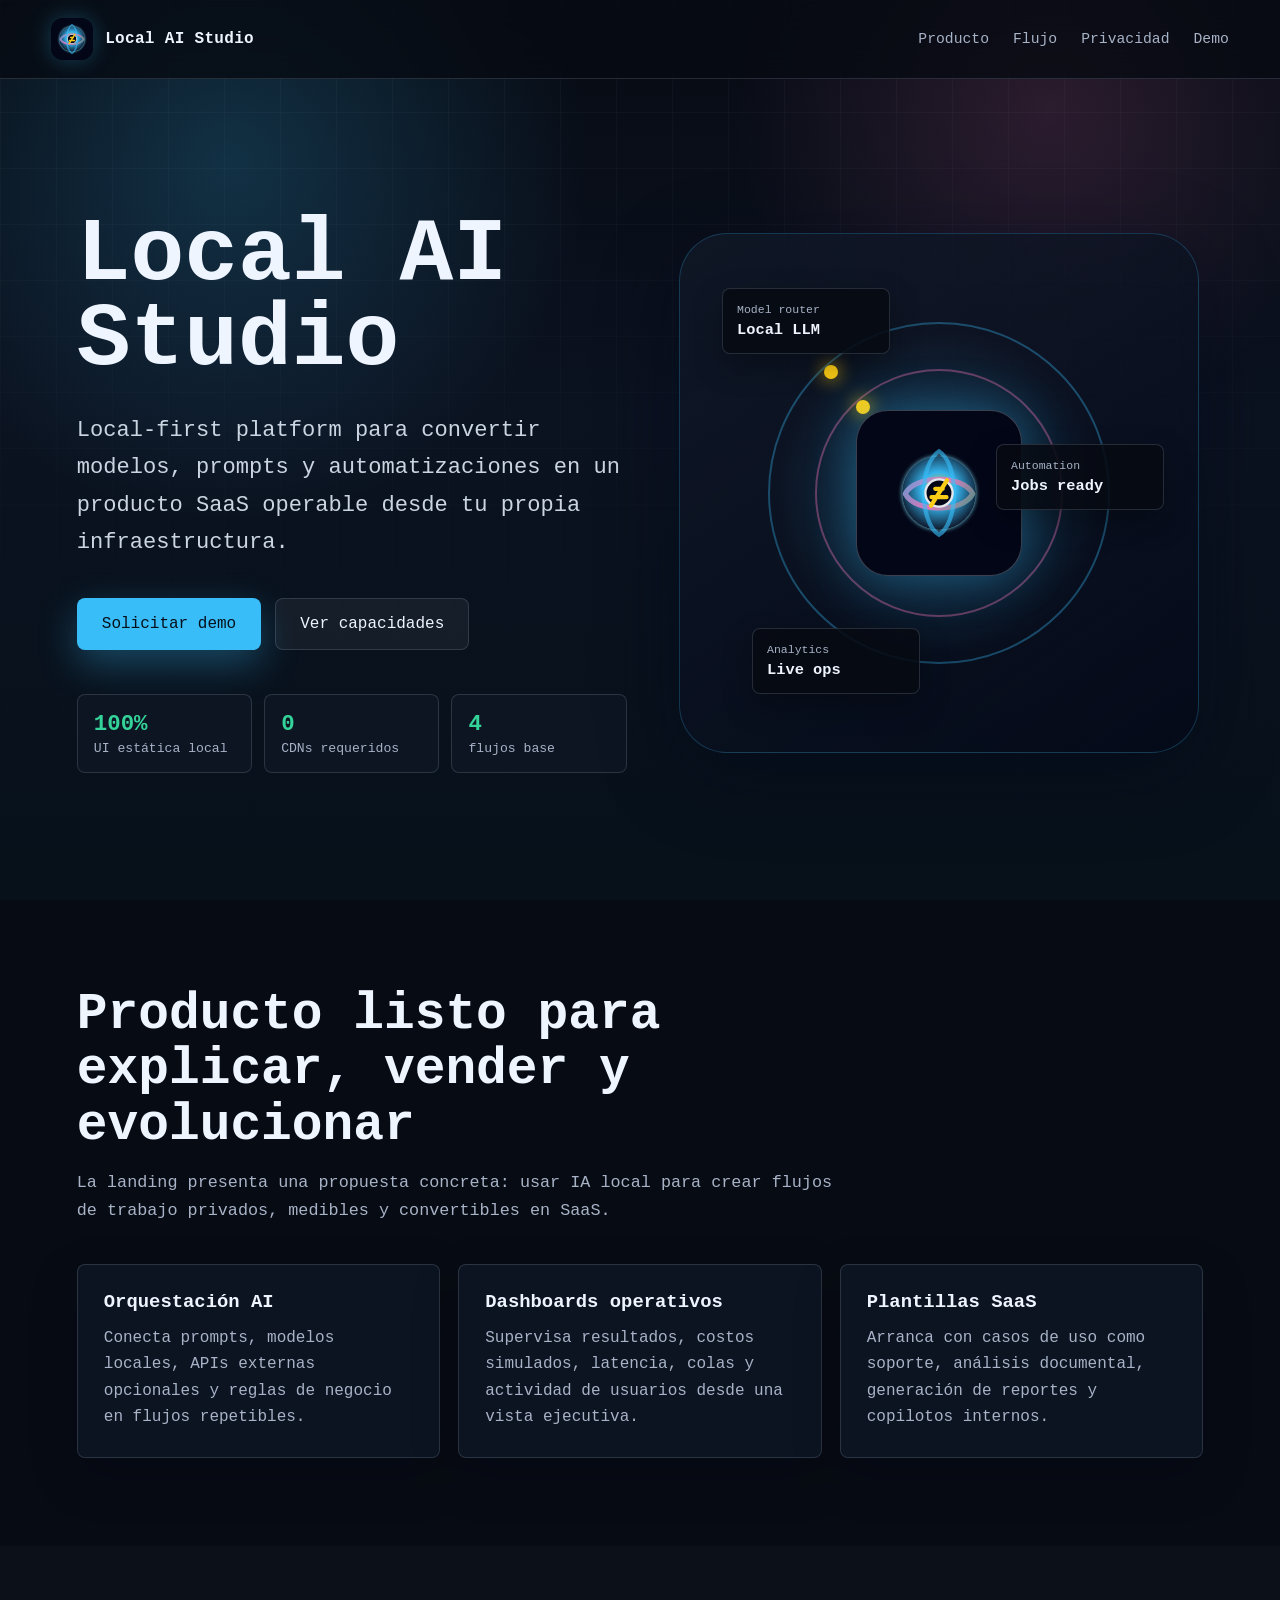
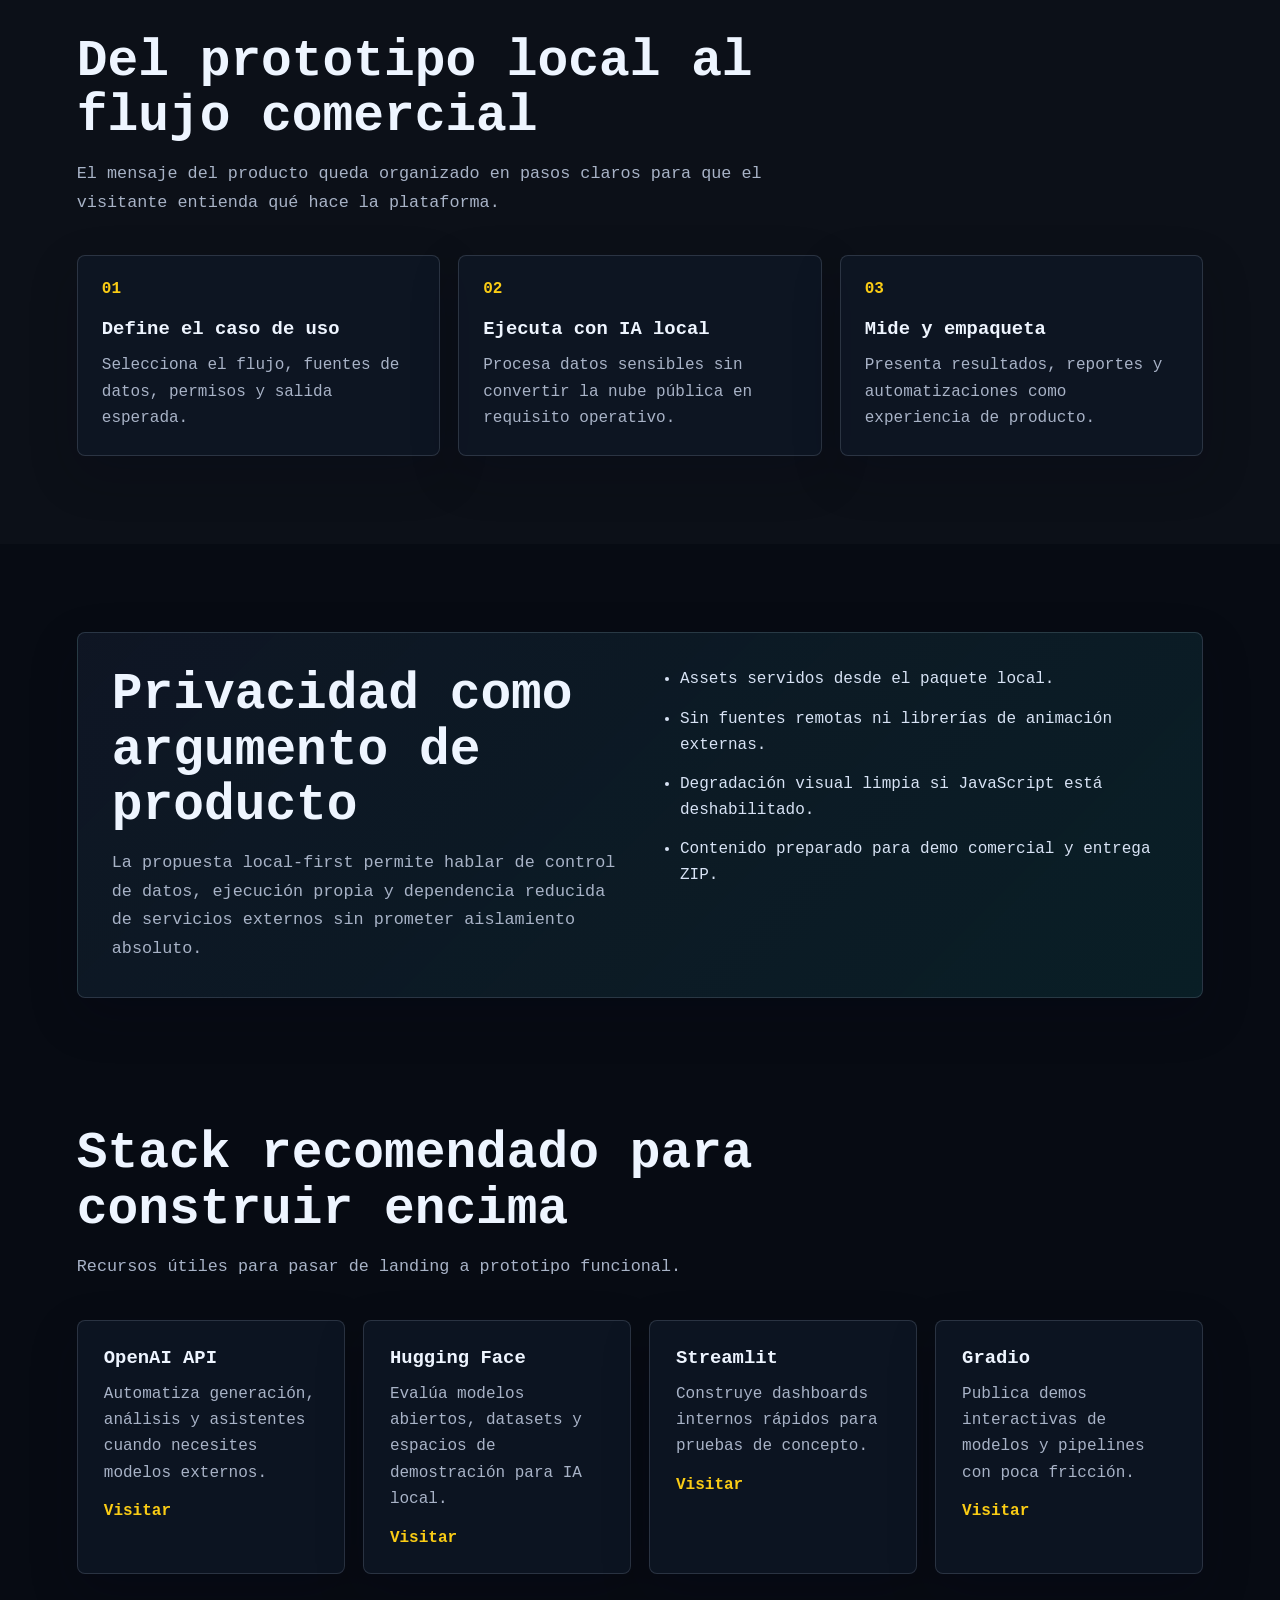
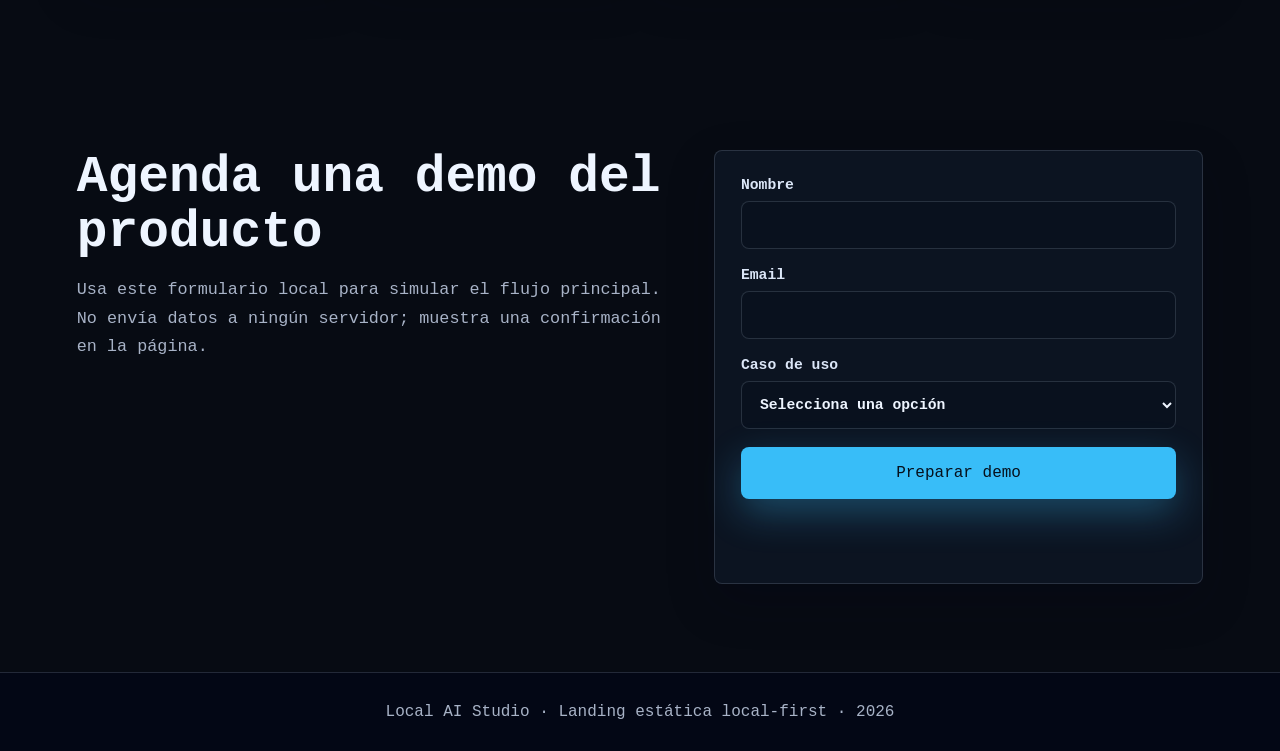
<file: index.html>
<!DOCTYPE html>
<html lang="es">
<head>
<meta charset="UTF-8">
<meta name="viewport" content="width=device-width, initial-scale=1.0">
<title>Local AI Studio - Plataforma local-first para productos de IA</title>
<meta name="description" content="Local AI Studio es una landing de producto para presentar una plataforma local-first de IA: automatización, dashboards, privacidad y demos ejecutables en infraestructura propia.">
<meta property="og:title" content="Local AI Studio">
<meta property="og:description" content="Construye prototipos y SaaS de IA local con privacidad, flujos automatizados y dashboards operativos.">
<meta property="og:type" content="website">
<meta property="og:image" content="assets/logo.svg">
<meta name="twitter:card" content="summary_large_image">
<meta name="twitter:title" content="Local AI Studio">
<meta name="twitter:description" content="Landing de producto para una plataforma local-first de IA, automatización y dashboards.">
<link rel="canonical" href="index.html">
<link rel="icon" href="assets/favicon.svg" type="image/svg+xml">
<link rel="stylesheet" href="css/styles.css">
<script type="application/ld+json">
{
  "@context": "https://schema.org",
  "@type": "SoftwareApplication",
  "name": "Local AI Studio",
  "applicationCategory": "BusinessApplication",
  "operatingSystem": "Local server, desktop browser",
  "description": "Plataforma local-first para crear prototipos y productos SaaS con IA, automatización, dashboards y control de datos.",
  "offers": {
    "@type": "Offer",
    "price": "0",
    "priceCurrency": "USD"
  }
}
</script>
</head>
<body>
<div class="page-shell">
  <header class="site-header">
    <a class="brand" href="#top" aria-label="Local AI Studio">
      <img src="assets/logo.svg" alt="" width="42" height="42">
      <span>Local AI Studio</span>
    </a>
    <nav class="nav" aria-label="Navegación principal">
      <a href="#product">Producto</a>
      <a href="#workflow">Flujo</a>
      <a href="#privacy">Privacidad</a>
      <a href="#demo">Demo</a>
    </nav>
  </header>

  <main id="top">
    <section class="hero">
      <div class="hero-copy fade-up">
        <h1>Local AI Studio</h1>
        <p class="hero-lead">Local-first platform para convertir modelos, prompts y automatizaciones en un producto SaaS operable desde tu propia infraestructura.</p>
        <div class="hero-actions">
          <a class="cta-btn" href="#demo">Solicitar demo</a>
          <a class="secondary-btn" href="#product">Ver capacidades</a>
        </div>
        <dl class="proof-strip" aria-label="Resumen del producto">
          <div><dt>100%</dt><dd>UI estática local</dd></div>
          <div><dt>0</dt><dd>CDNs requeridos</dd></div>
          <div><dt>4</dt><dd>flujos base</dd></div>
        </dl>
      </div>
      <div class="hero-visual fade-up" aria-label="Vista conceptual de la plataforma">
        <div class="orbital-field">
          <div class="orbit orbit-one"></div>
          <div class="orbit orbit-two"></div>
          <div class="core-node">
            <img src="assets/logo.svg" alt="Local AI Studio">
          </div>
          <div class="signal-card signal-a">
            <span>Model router</span>
            <strong>Local LLM</strong>
          </div>
          <div class="signal-card signal-b">
            <span>Automation</span>
            <strong>Jobs ready</strong>
          </div>
          <div class="signal-card signal-c">
            <span>Analytics</span>
            <strong>Live ops</strong>
          </div>
        </div>
      </div>
    </section>

    <section class="section-band" id="product">
      <div class="section-heading fade-up">
        <h2>Producto listo para explicar, vender y evolucionar</h2>
        <p>La landing presenta una propuesta concreta: usar IA local para crear flujos de trabajo privados, medibles y convertibles en SaaS.</p>
      </div>
      <div class="feature-grid">
        <article class="feature-card fade-up">
          <h3>Orquestación AI</h3>
          <p>Conecta prompts, modelos locales, APIs externas opcionales y reglas de negocio en flujos repetibles.</p>
        </article>
        <article class="feature-card fade-up">
          <h3>Dashboards operativos</h3>
          <p>Supervisa resultados, costos simulados, latencia, colas y actividad de usuarios desde una vista ejecutiva.</p>
        </article>
        <article class="feature-card fade-up">
          <h3>Plantillas SaaS</h3>
          <p>Arranca con casos de uso como soporte, análisis documental, generación de reportes y copilotos internos.</p>
        </article>
      </div>
    </section>

    <section class="workflow" id="workflow">
      <div class="section-heading fade-up">
        <h2>Del prototipo local al flujo comercial</h2>
        <p>El mensaje del producto queda organizado en pasos claros para que el visitante entienda qué hace la plataforma.</p>
      </div>
      <ol class="timeline">
        <li class="fade-up">
          <span>01</span>
          <h3>Define el caso de uso</h3>
          <p>Selecciona el flujo, fuentes de datos, permisos y salida esperada.</p>
        </li>
        <li class="fade-up">
          <span>02</span>
          <h3>Ejecuta con IA local</h3>
          <p>Procesa datos sensibles sin convertir la nube pública en requisito operativo.</p>
        </li>
        <li class="fade-up">
          <span>03</span>
          <h3>Mide y empaqueta</h3>
          <p>Presenta resultados, reportes y automatizaciones como experiencia de producto.</p>
        </li>
      </ol>
    </section>

    <section class="privacy" id="privacy">
      <div class="privacy-panel fade-up">
        <div>
          <h2>Privacidad como argumento de producto</h2>
          <p>La propuesta local-first permite hablar de control de datos, ejecución propia y dependencia reducida de servicios externos sin prometer aislamiento absoluto.</p>
        </div>
        <ul>
          <li>Assets servidos desde el paquete local.</li>
          <li>Sin fuentes remotas ni librerías de animación externas.</li>
          <li>Degradación visual limpia si JavaScript está deshabilitado.</li>
          <li>Contenido preparado para demo comercial y entrega ZIP.</li>
        </ul>
      </div>
    </section>

    <section class="tools" id="tools">
      <div class="section-heading fade-up">
        <h2>Stack recomendado para construir encima</h2>
        <p>Recursos útiles para pasar de landing a prototipo funcional.</p>
      </div>
      <div class="cards">
        <article class="card glow-hover fade-up">
          <h3>OpenAI API</h3>
          <p>Automatiza generación, análisis y asistentes cuando necesites modelos externos.</p>
          <a href="https://platform.openai.com/docs/api" target="_blank" rel="noopener noreferrer">Visitar</a>
        </article>
        <article class="card glow-hover fade-up">
          <h3>Hugging Face</h3>
          <p>Evalúa modelos abiertos, datasets y espacios de demostración para IA local.</p>
          <a href="https://huggingface.co/models" target="_blank" rel="noopener noreferrer">Visitar</a>
        </article>
        <article class="card glow-hover fade-up">
          <h3>Streamlit</h3>
          <p>Construye dashboards internos rápidos para pruebas de concepto.</p>
          <a href="https://streamlit.io/" target="_blank" rel="noopener noreferrer">Visitar</a>
        </article>
        <article class="card glow-hover fade-up">
          <h3>Gradio</h3>
          <p>Publica demos interactivas de modelos y pipelines con poca fricción.</p>
          <a href="https://gradio.app/" target="_blank" rel="noopener noreferrer">Visitar</a>
        </article>
      </div>
    </section>

    <section class="demo" id="demo">
      <div class="demo-copy fade-up">
        <h2>Agenda una demo del producto</h2>
        <p>Usa este formulario local para simular el flujo principal. No envía datos a ningún servidor; muestra una confirmación en la página.</p>
      </div>
      <form class="demo-form fade-up" id="demo-form">
        <label>
          Nombre
          <input name="name" type="text" autocomplete="name" required>
        </label>
        <label>
          Email
          <input name="email" type="email" autocomplete="email" required>
        </label>
        <label>
          Caso de uso
          <select name="use-case" required>
            <option value="">Selecciona una opción</option>
            <option>Automatización interna</option>
            <option>Dashboard AI</option>
            <option>Copiloto documental</option>
            <option>Demo comercial SaaS</option>
          </select>
        </label>
        <button class="cta-btn" type="submit">Preparar demo</button>
        <p class="form-status" id="form-status" role="status" aria-live="polite"></p>
      </form>
    </section>
  </main>

  <footer>
    <p>Local AI Studio · Landing estática local-first · 2026</p>
  </footer>
</div>
<script src="js/main.js"></script>
</body>
</html>
</file>
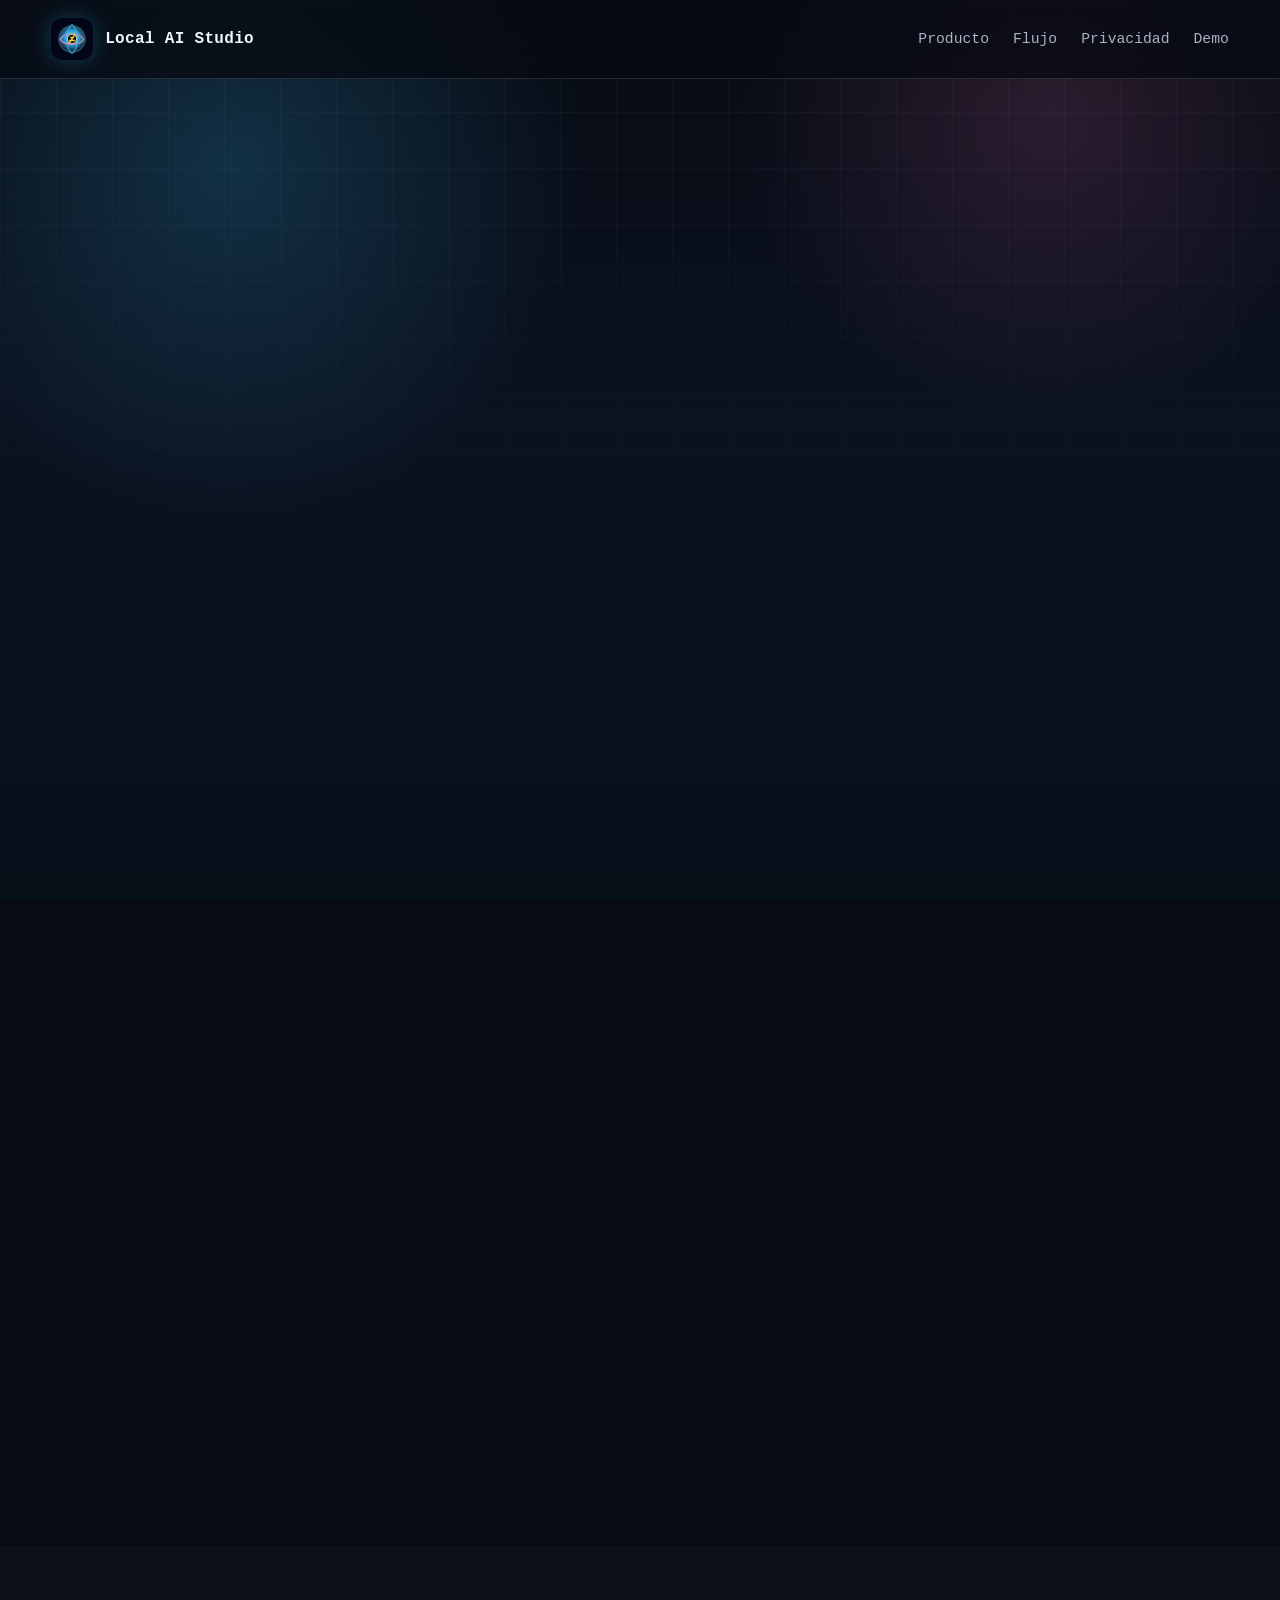
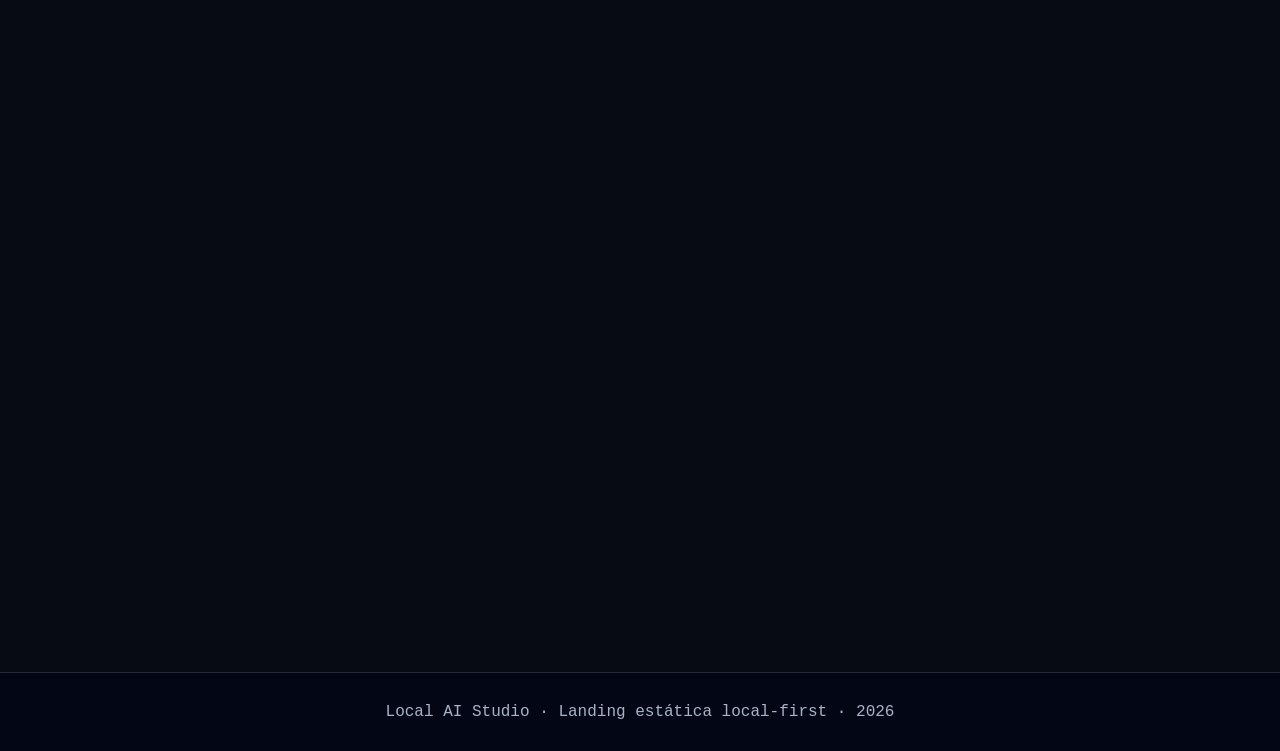
<file: landing-local-ai.html>
<!DOCTYPE html>
<html lang="es">
<head>
<meta charset="UTF-8">
<meta http-equiv="refresh" content="0; url=index.html">
<meta name="viewport" content="width=device-width, initial-scale=1.0">
<title>Local AI Studio</title>
<link rel="canonical" href="index.html">
</head>
<body>
<p>Abriendo <a href="index.html">Local AI Studio</a>.</p>
</body>
</html>
</file>
<file: css/styles.css>
:root{
  color-scheme:dark;
  --bg:#070b13;
  --surface:#101827;
  --surface-2:#172235;
  --text:#eef5ff;
  --muted:#a8b3c7;
  --line:rgba(148,163,184,.22);
  --blue:#38bdf8;
  --green:#34d399;
  --yellow:#facc15;
  --pink:#f472b6;
  --shadow:0 22px 80px rgba(2,6,23,.46);
}

*{margin:0;padding:0;box-sizing:border-box}
html{scroll-behavior:smooth}
body{background:var(--bg);color:var(--text);font-family:ui-monospace,SFMono-Regular,Menlo,Consolas,"Liberation Mono",monospace;overflow-x:hidden}
body::before{content:"";position:fixed;inset:0;z-index:-2;background:radial-gradient(circle at 18% 18%,rgba(56,189,248,.2),transparent 28%),radial-gradient(circle at 82% 12%,rgba(244,114,182,.15),transparent 24%),linear-gradient(180deg,#070b13 0%,#0b1220 46%,#07111a 100%)}
body::after{content:"";position:fixed;inset:0;z-index:-1;background-image:linear-gradient(rgba(148,163,184,.06) 1px,transparent 1px),linear-gradient(90deg,rgba(148,163,184,.06) 1px,transparent 1px);background-size:56px 56px;mask-image:linear-gradient(to bottom,black,transparent 82%)}

a{color:inherit}
.page-shell{min-height:100vh}
.container{width:min(1180px,calc(100% - 36px));margin-inline:auto}
.site-header{position:sticky;top:0;z-index:10;display:flex;align-items:center;justify-content:space-between;gap:24px;padding:18px clamp(18px,4vw,64px);background:rgba(7,11,19,.78);border-bottom:1px solid var(--line);backdrop-filter:blur(18px)}
.brand{display:inline-flex;align-items:center;gap:12px;text-decoration:none;font-weight:800;letter-spacing:.02em}
.brand img{border-radius:12px;box-shadow:0 0 22px rgba(56,189,248,.28)}
.nav{display:flex;align-items:center;gap:24px;color:var(--muted);font-size:.92rem}
.nav a{text-decoration:none}
.nav a:hover,.nav a:focus-visible{color:var(--text)}

.hero{display:grid;grid-template-columns:minmax(0,1.02fr) minmax(360px,.98fr);gap:48px;align-items:center;min-height:calc(100vh - 80px);padding:84px clamp(18px,6vw,90px) 76px}
.hero-copy{max-width:780px}
h1{font-size:clamp(3rem,7vw,6.8rem);line-height:.95;letter-spacing:0;color:var(--text)}
.hero-lead{max-width:720px;margin-top:28px;color:#cbd5e1;font-size:clamp(1.05rem,2vw,1.38rem);line-height:1.7}
.hero-actions{display:flex;gap:14px;flex-wrap:wrap;margin-top:36px}
.cta-btn,.secondary-btn{display:inline-flex;align-items:center;justify-content:center;min-height:52px;padding:0 24px;border-radius:8px;font-weight:800;text-decoration:none;border:1px solid transparent;cursor:pointer;font:inherit}
.cta-btn{background:var(--blue);color:#06101c;box-shadow:0 14px 38px rgba(56,189,248,.32)}
.secondary-btn{background:rgba(255,255,255,.05);border-color:var(--line);color:var(--text)}
.cta-btn:hover,.secondary-btn:hover{transform:translateY(-2px)}
.cta-btn:focus-visible,.secondary-btn:focus-visible,.card a:focus-visible,input:focus-visible,select:focus-visible,.nav a:focus-visible{outline:3px solid var(--yellow);outline-offset:4px}

.proof-strip{display:grid;grid-template-columns:repeat(3,minmax(0,1fr));gap:12px;margin-top:44px;max-width:640px}
.proof-strip div{padding:16px;border:1px solid var(--line);background:rgba(16,24,39,.7);border-radius:8px}
.proof-strip dt{font-size:1.4rem;font-weight:900;color:var(--green)}
.proof-strip dd{margin-top:4px;color:var(--muted);font-size:.82rem}

.hero-visual{min-height:520px;display:grid;place-items:center}
.orbital-field{position:relative;width:min(520px,88vw);aspect-ratio:1;border:1px solid rgba(56,189,248,.24);border-radius:48px;background:linear-gradient(145deg,rgba(16,24,39,.88),rgba(2,6,23,.58));box-shadow:var(--shadow);overflow:hidden}
.orbital-field::before{content:"";position:absolute;inset:10%;border-radius:999px;background:radial-gradient(circle,rgba(56,189,248,.28),transparent 56%)}
.orbit{position:absolute;inset:17%;border:2px solid rgba(56,189,248,.34);border-radius:50%;animation:spin 18s linear infinite}
.orbit-two{inset:26%;border-color:rgba(244,114,182,.38);animation-duration:28s;animation-direction:reverse}
.orbit::after{content:"";position:absolute;top:12%;left:16%;width:14px;height:14px;border-radius:50%;background:var(--yellow);box-shadow:0 0 18px var(--yellow)}
.core-node{position:absolute;inset:34%;display:grid;place-items:center;border-radius:32px;background:#020617;border:1px solid rgba(238,245,255,.24);box-shadow:0 0 48px rgba(56,189,248,.34)}
.core-node img{width:74%;height:74%}
.signal-card{position:absolute;width:168px;padding:14px;border:1px solid var(--line);border-radius:8px;background:rgba(7,11,19,.88);box-shadow:0 12px 30px rgba(0,0,0,.28)}
.signal-card span{display:block;color:var(--muted);font-size:.72rem}
.signal-card strong{display:block;margin-top:5px;color:var(--text);font-size:.96rem}
.signal-a{top:54px;left:42px}.signal-b{right:34px;top:210px}.signal-c{bottom:58px;left:72px}
@keyframes spin{to{transform:rotate(360deg)}}

.section-band,.workflow,.privacy,.tools,.demo{padding:88px clamp(18px,6vw,90px)}
.section-heading{max-width:780px;margin-bottom:38px}
.section-heading h2,.privacy h2,.demo h2{font-size:clamp(2rem,4vw,3.4rem);line-height:1.08;letter-spacing:0}
.section-heading p,.privacy p,.demo p{margin-top:16px;color:var(--muted);font-size:1.05rem;line-height:1.7}
.feature-grid,.cards{display:grid;grid-template-columns:repeat(3,minmax(0,1fr));gap:18px}
.feature-card,.card,.timeline li,.privacy-panel,.demo-form{border:1px solid var(--line);border-radius:8px;background:rgba(16,24,39,.72);box-shadow:0 18px 48px rgba(2,6,23,.22)}
.feature-card,.card{padding:26px}
.feature-card h3,.card h3,.timeline h3{font-size:1.18rem;color:var(--text)}
.feature-card p,.card p,.timeline p{margin-top:12px;color:var(--muted);line-height:1.65}

.workflow{background:rgba(255,255,255,.025)}
.timeline{display:grid;grid-template-columns:repeat(3,minmax(0,1fr));gap:18px;list-style:none}
.timeline li{padding:24px}
.timeline span{display:inline-flex;margin-bottom:20px;color:var(--yellow);font-weight:900}

.privacy-panel{display:grid;grid-template-columns:1fr 1fr;gap:36px;align-items:start;padding:34px;background:linear-gradient(135deg,rgba(16,24,39,.86),rgba(12,45,52,.58))}
.privacy-panel ul{display:grid;gap:14px;color:#d8e3f5;line-height:1.6;padding-left:22px}

.tools{padding-top:40px}
.cards{grid-template-columns:repeat(4,minmax(0,1fr))}
.card a{display:inline-flex;margin-top:16px;color:var(--yellow);font-weight:800;text-decoration:none}
.glow-hover{transition:transform .24s ease,border-color .24s ease,box-shadow .24s ease}
.glow-hover:hover{transform:translateY(-5px);border-color:rgba(56,189,248,.6);box-shadow:0 18px 48px rgba(56,189,248,.16)}

.demo{display:grid;grid-template-columns:minmax(0,.86fr) minmax(320px,.7fr);gap:36px;align-items:start}
.demo-form{display:grid;gap:18px;padding:26px}
.demo-form label{display:grid;gap:8px;color:#dce7f8;font-size:.92rem;font-weight:800}
.demo-form input,.demo-form select{width:100%;min-height:48px;border-radius:8px;border:1px solid var(--line);background:#09111e;color:var(--text);padding:0 14px;font:inherit}
.form-status{min-height:24px;color:var(--green);line-height:1.5}

.fade-up{opacity:0;transform:translateY(24px);transition:opacity .7s ease,transform .7s ease}
.fade-up.show{opacity:1;transform:translateY(0)}
footer{padding:30px clamp(18px,6vw,90px);text-align:center;color:var(--muted);border-top:1px solid var(--line);background:rgba(2,6,23,.58)}

@media (max-width: 980px){
  .site-header{position:static;align-items:flex-start;flex-direction:column}
  .nav{flex-wrap:wrap;gap:14px}
  .hero,.demo,.privacy-panel{grid-template-columns:1fr}
  .hero{min-height:auto;padding-top:54px}
  .hero-visual{min-height:auto}
  .feature-grid,.timeline,.cards{grid-template-columns:1fr 1fr}
}

@media (max-width: 640px){
  .hero{padding-inline:18px}
  .hero-actions,.proof-strip{grid-template-columns:1fr}
  .cta-btn,.secondary-btn{width:100%}
  .feature-grid,.timeline,.cards{grid-template-columns:1fr}
  .section-band,.workflow,.privacy,.tools,.demo{padding:62px 18px}
  .orbital-field{border-radius:28px}
  .signal-card{position:relative;inset:auto!important;width:auto;margin:10px}
  .core-node{inset:27%}
}

@media (prefers-reduced-motion: reduce){
  *,*::before,*::after{animation-duration:.01ms!important;animation-iteration-count:1!important;scroll-behavior:auto!important;transition-duration:.01ms!important}
  .fade-up{opacity:1;transform:none}
}
</file>
